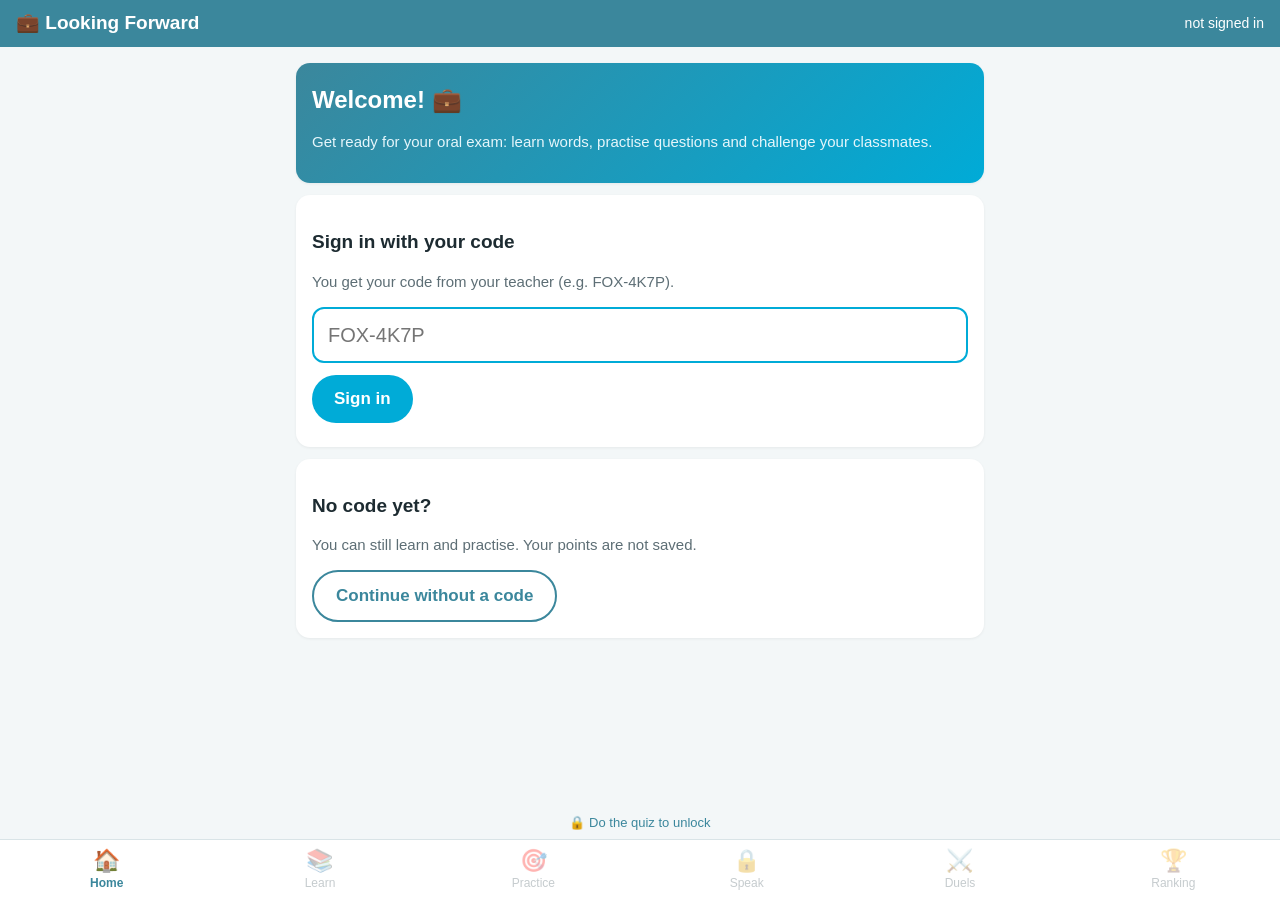
<file: index.html>
<!doctype html>
<html lang="en">
<head>
  <meta charset="utf-8">
  <meta name="viewport" content="width=device-width, initial-scale=1, viewport-fit=cover">
  <title>Looking Forward</title>
  <meta name="theme-color" content="#3b879c">
  <link rel="stylesheet" href="style.css?v=5">
  <link rel="icon" href="data:image/svg+xml,<svg xmlns='http://www.w3.org/2000/svg' viewBox='0 0 100 100'><text y='.9em' font-size='90'>💼</text></svg>">
</head>
<body>
  <header class="top">
    <div class="brand" data-go="home">💼 Looking Forward</div>
    <div class="me" id="me"></div>
  </header>
  <main id="main"></main>
  <nav class="tabs" id="tabs">
    <button data-go="home">🏠<span>Home</span></button>
    <button data-go="learn">📚<span>Learn</span></button>
    <button data-go="practice">🎯<span>Practice</span></button>
    <button data-go="speak" id="tab-speak">🔒<span>Speak</span></button>
    <button data-go="duels">⚔️<span>Duels</span></button>
    <button data-go="ranking">🏆<span>Ranking</span></button>
  </nav>
  <script src="data.js?v=5"></script>
  <script src="quiz.js?v=5"></script>
  <script src="app.js?v=5"></script>
</body>
</html>
</file>
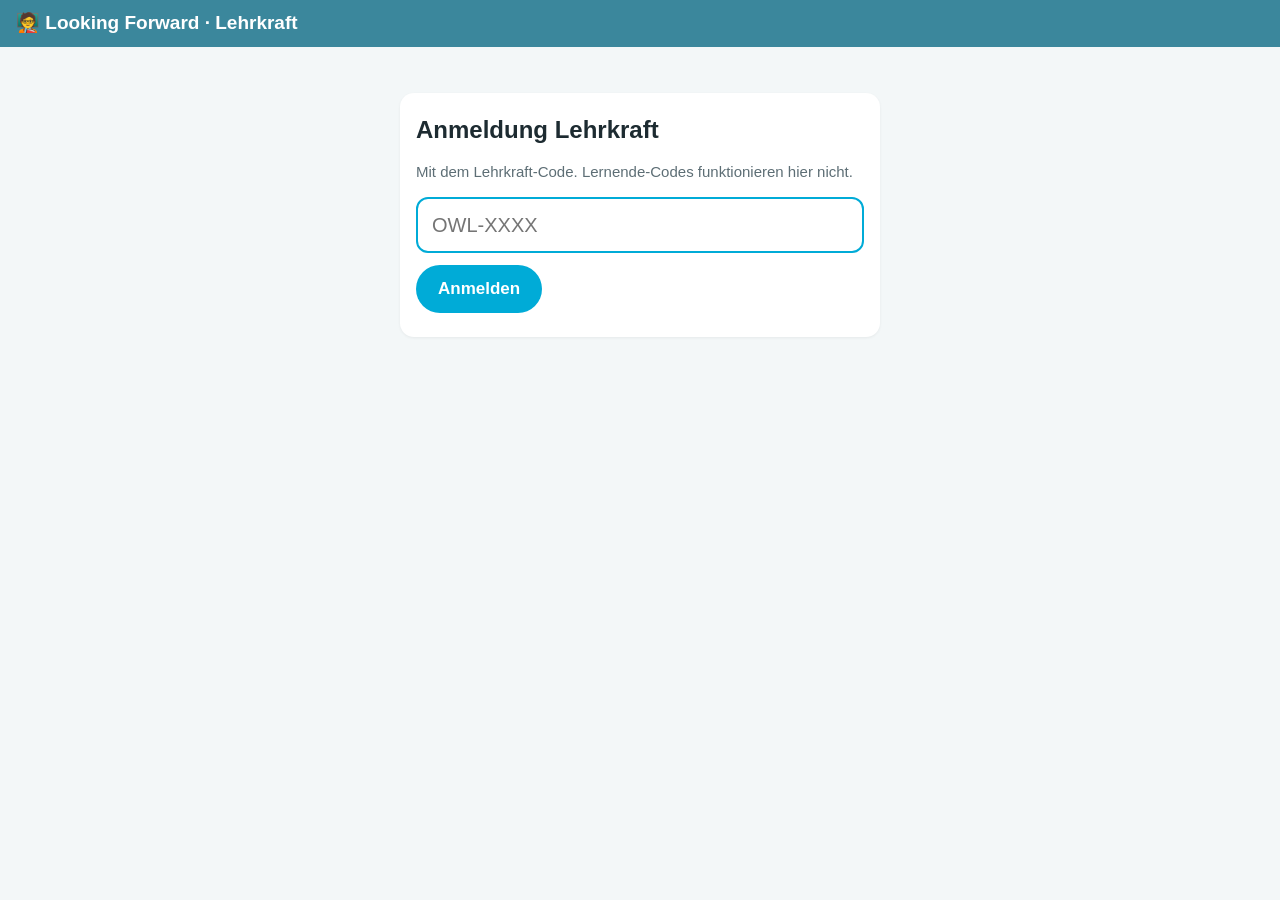
<file: teacher.html>
<!doctype html>
<html lang="de">
<head>
  <meta charset="utf-8">
  <meta name="viewport" content="width=device-width, initial-scale=1, viewport-fit=cover">
  <title>Looking Forward – Lehrkraft</title>
  <meta name="robots" content="noindex">
  <meta name="theme-color" content="#3b879c">
  <link rel="stylesheet" href="style.css?v=5">
  <link rel="icon" href="data:image/svg+xml,<svg xmlns='http://www.w3.org/2000/svg' viewBox='0 0 100 100'><text y='.9em' font-size='90'>🧑‍🏫</text></svg>">
  <style>
    body { padding-bottom: 24px; }
    main { max-width: 1100px; }
    .ttabs { display: flex; gap: 8px; flex-wrap: wrap; margin-bottom: 14px; }
    .ttabs button { font: inherit; border: 2px solid var(--petrol); background: #fff; color: var(--petrol); border-radius: 99px; padding: 7px 16px; cursor: pointer; }
    .ttabs button.on { background: var(--petrol); color: #fff; }
    .kpis { display: grid; grid-template-columns: repeat(auto-fit, minmax(150px, 1fr)); gap: 12px; margin-bottom: 12px; }
    .kpis .card { margin: 0; }
    .scroll { overflow-x: auto; }
    table.t { border-collapse: collapse; width: 100%; font-size: 15px; }
    table.t th, table.t td { padding: 7px 8px; border-bottom: 1px solid var(--line); text-align: left; white-space: nowrap; }
    table.t th { cursor: pointer; color: var(--muted); font-weight: 700; font-size: 13px; user-select: none; }
    table.t td.num, table.t th.num { text-align: right; }
    .pct { display: inline-block; min-width: 42px; text-align: center; border-radius: 6px; padding: 1px 4px; font-size: 13px; }
    .p-hi { background: #e3f5ea; color: var(--ok); } .p-mid { background: #fbf6dc; color: #8a6d00; } .p-lo { background: #fbe7e5; color: var(--bad); }
    .days { display: flex; align-items: flex-end; gap: 6px; height: 140px; padding-top: 10px; }
    .days div { flex: 1; text-align: center; font-size: 11px; color: var(--muted); }
    .days span { display: block; background: var(--cyan); border-radius: 6px 6px 0 0; margin-bottom: 4px; min-height: 2px; }
    .blocked td { opacity: .45; }
    select { font: inherit; padding: 8px 10px; border-radius: 10px; border: 2px solid var(--line); background: #fff; }
    .codes { font-family: ui-monospace, Menlo, monospace; font-size: 15px; line-height: 1.9; word-spacing: 10px; }
  </style>
</head>
<body>
  <header class="top">
    <div class="brand">🧑‍🏫 Looking Forward · Lehrkraft</div>
    <div class="me" id="me"></div>
  </header>
  <main id="main"></main>
  <script src="data.js?v=5"></script>
  <script src="quiz.js?v=5"></script>
  <script src="teacher.js?v=5"></script>
</body>
</html>
</file>
<file: style.css>
:root {
  --cyan: #00abd7;
  --petrol: #3b879c;
  --lime: #d1d569;
  --ink: #1d2b31;
  --muted: #5d6e75;
  --bg: #f3f7f8;
  --card: #ffffff;
  --line: #d9e4e7;
  --ok: #2e9e5b;
  --bad: #d0473f;
  --radius: 14px;
}
* { box-sizing: border-box; }
html, body { margin: 0; }
body {
  font-family: "Century Gothic", "Avenir Next", Avenir, Futura, "Trebuchet MS", sans-serif;
  background: var(--bg);
  color: var(--ink);
  font-size: 17px;
  line-height: 1.4;
  padding-bottom: 84px;
  -webkit-tap-highlight-color: transparent;
}
.top {
  position: sticky; top: 0; z-index: 5;
  display: flex; align-items: center; justify-content: space-between; gap: 12px;
  background: var(--petrol); color: #fff;
  padding: calc(10px + env(safe-area-inset-top)) 16px 10px;
}
.brand { font-weight: 700; font-size: 19px; cursor: pointer; }
.me { font-size: 14px; text-align: right; }
.me b { color: var(--lime); }
main { max-width: 720px; margin: 0 auto; padding: 16px; }
.tabs {
  position: fixed; bottom: 0; left: 0; right: 0; z-index: 5;
  display: flex; background: #fff; border-top: 1px solid var(--line);
  padding-bottom: env(safe-area-inset-bottom);
}
.tabs button {
  flex: 1; border: 0; background: none; padding: 8px 0 10px; font-size: 22px;
  display: flex; flex-direction: column; align-items: center; color: var(--muted); font-family: inherit;
}
.tabs button span { font-size: 12px; margin-top: 2px; }
.tabs button.on { color: var(--petrol); }
.tabs button.on span { font-weight: 700; }

h1 { font-size: 24px; margin: 4px 0 12px; }
h2 { font-size: 19px; margin: 18px 0 8px; }
p.muted, .muted { color: var(--muted); font-size: 15px; }
.card {
  background: var(--card); border-radius: var(--radius); padding: 16px;
  box-shadow: 0 1px 3px rgba(0,0,0,.06); margin-bottom: 12px;
}
.grid { display: grid; grid-template-columns: repeat(auto-fit, minmax(200px, 1fr)); gap: 12px; }
.tile {
  background: var(--card); border-radius: var(--radius); padding: 16px; cursor: pointer;
  border: 2px solid transparent; box-shadow: 0 1px 3px rgba(0,0,0,.06);
}
.tile:hover, .tile:active { border-color: var(--cyan); }
.tile b { display: block; font-size: 18px; }
.tile small { color: var(--muted); }
.btn {
  display: inline-block; border: 0; border-radius: 999px; padding: 12px 22px;
  background: var(--cyan); color: #fff; font: inherit; font-weight: 700; cursor: pointer;
}
.btn.alt { background: #fff; color: var(--petrol); border: 2px solid var(--petrol); }
.btn.lime { background: var(--lime); color: var(--ink); }
.btn.small { padding: 7px 14px; font-size: 15px; }
.btn:disabled { opacity: .5; }
.row { display: flex; gap: 10px; flex-wrap: wrap; align-items: center; }
input[type=text] {
  width: 100%; font: inherit; font-size: 20px; padding: 12px 14px;
  border: 2px solid var(--line); border-radius: 12px; background: #fff;
}
input[type=text]:focus { outline: none; border-color: var(--cyan); }
.prompt { font-size: 24px; font-weight: 700; margin: 6px 0 16px; }
.progress { height: 8px; background: var(--line); border-radius: 99px; overflow: hidden; margin: 6px 0 14px; }
.progress > div { height: 100%; background: var(--cyan); transition: width .3s; }
.feedback { margin-top: 12px; padding: 12px; border-radius: 12px; font-weight: 700; }
.feedback.ok { background: #e3f5ea; color: var(--ok); }
.feedback.bad { background: #fbe7e5; color: var(--bad); }
.choices { display: grid; grid-template-columns: 1fr 1fr; gap: 10px; }
.choices button {
  font: inherit; font-size: 19px; padding: 14px; border-radius: 12px; cursor: pointer;
  border: 2px solid var(--line); background: #fff;
}
.choices button.ok { border-color: var(--ok); background: #e3f5ea; }
.choices button.bad { border-color: var(--bad); background: #fbe7e5; }
.chips { display: flex; flex-wrap: wrap; gap: 8px; min-height: 52px; }
.chip {
  font: inherit; padding: 9px 14px; border-radius: 10px; border: 2px solid var(--line);
  background: #fff; cursor: pointer; font-size: 18px;
}
.answerline { border: 2px dashed var(--cyan); border-radius: 12px; padding: 8px; margin-bottom: 12px; }
.flash {
  min-height: 190px; display: flex; align-items: center; justify-content: center; text-align: center;
  font-size: 26px; font-weight: 700; cursor: pointer; padding: 20px;
  background: linear-gradient(135deg, #fff, #eef8fb); border: 2px solid var(--line); border-radius: 18px;
}
.flash.back { background: linear-gradient(135deg, #fbfce9, #fff); }
.stat { font-size: 30px; font-weight: 700; color: var(--petrol); }
table.rank { width: 100%; border-collapse: collapse; }
table.rank td { padding: 8px 6px; border-bottom: 1px solid var(--line); }
table.rank td:first-child { width: 34px; font-weight: 700; color: var(--muted); }
table.rank td:last-child { text-align: right; font-weight: 700; }
.badge { display: inline-block; font-size: 12px; padding: 2px 8px; border-radius: 99px; background: var(--line); color: var(--ink); }
.badge.c9abc { background: #d6f1f9; }
.badge.c9de { background: #eef0c7; }
.bar { height: 26px; border-radius: 8px; background: var(--line); overflow: hidden; margin: 4px 0 10px; }
.bar > div { height: 100%; display: flex; align-items: center; padding: 0 10px; color: #fff; font-weight: 700; font-size: 14px; white-space: nowrap; }
.levelbar { height: 10px; background: rgba(255,255,255,.3); border-radius: 99px; overflow: hidden; }
.levelbar > div { height: 100%; background: var(--lime); }
.list { list-style: none; padding: 0; margin: 0; }
.list li { padding: 10px 0; border-bottom: 1px solid var(--line); display: flex; justify-content: space-between; gap: 10px; align-items: center; }
.err { color: var(--bad); font-weight: 700; margin-top: 8px; }
.hero { background: linear-gradient(135deg, var(--petrol), var(--cyan)); color: #fff; }
.hero .muted { color: #e6f6fb; }
.center { text-align: center; }
.big { font-size: 46px; }
.toggle { display: inline-flex; border: 2px solid var(--petrol); border-radius: 99px; overflow: hidden; }
.toggle button { border: 0; background: #fff; color: var(--petrol); font: inherit; padding: 6px 14px; cursor: pointer; }
.toggle button.on { background: var(--petrol); color: #fff; }
@media (max-width: 420px) { .choices { grid-template-columns: 1fr; } .prompt { font-size: 21px; } }

/* Entry quiz + speak (v3) */
body.locked .tabs button:not([data-go="home"]) { opacity: .35; pointer-events: none; }
body.locked .tabs::after { content: "🔒 Do the quiz to unlock"; position: absolute; left: 0; right: 0; top: -26px; text-align: center; font-size: 13px; color: var(--petrol); }
.tabs { position: fixed; }
.quiz-hero h1 { font-size: 28px; }
.big-btn { font-size: 20px; padding: 14px 30px; }
.quizq { text-align: center; }
.qicon { font-size: 56px; line-height: 1; margin: 6px 0 10px; }
.qopts { display: grid; gap: 10px; margin-top: 8px; }
.qopt { font: inherit; font-size: 17px; text-align: left; padding: 14px 16px; border-radius: 14px; border: 2px solid var(--line); background: #fff; cursor: pointer; transition: transform .1s, border-color .1s; }
.qopt:hover { border-color: var(--cyan); }
.qopt.picked { border-color: var(--ok); background: #e3f5ea; transform: scale(1.02); }
.spin { display: inline-block; animation: spin 1s linear infinite; }
@keyframes spin { to { transform: rotate(360deg); } }
.confetti { position: fixed; inset: 0; pointer-events: none; z-index: 50; overflow: hidden; }
.confetti span { position: absolute; top: -40px; font-size: 26px; animation: fall 2.2s ease-in forwards; }
@keyframes fall { to { transform: translateY(110vh) rotate(540deg); } }
.timer { font-size: 54px; font-weight: 700; color: var(--petrol); text-align: center; font-variant-numeric: tabular-nums; }
.check { display: flex; gap: 10px; align-items: center; padding: 8px 0; border-bottom: 1px solid var(--line); }
.check input { width: 22px; height: 22px; }
.hl { background: #fbfce9; border-left: 4px solid var(--lime); border-radius: 4px; }
@media (max-width: 520px) { .tabs button span { font-size: 10px; } }
.locked-tile { opacity: .6; border: 2px dashed var(--line); }
</file>
